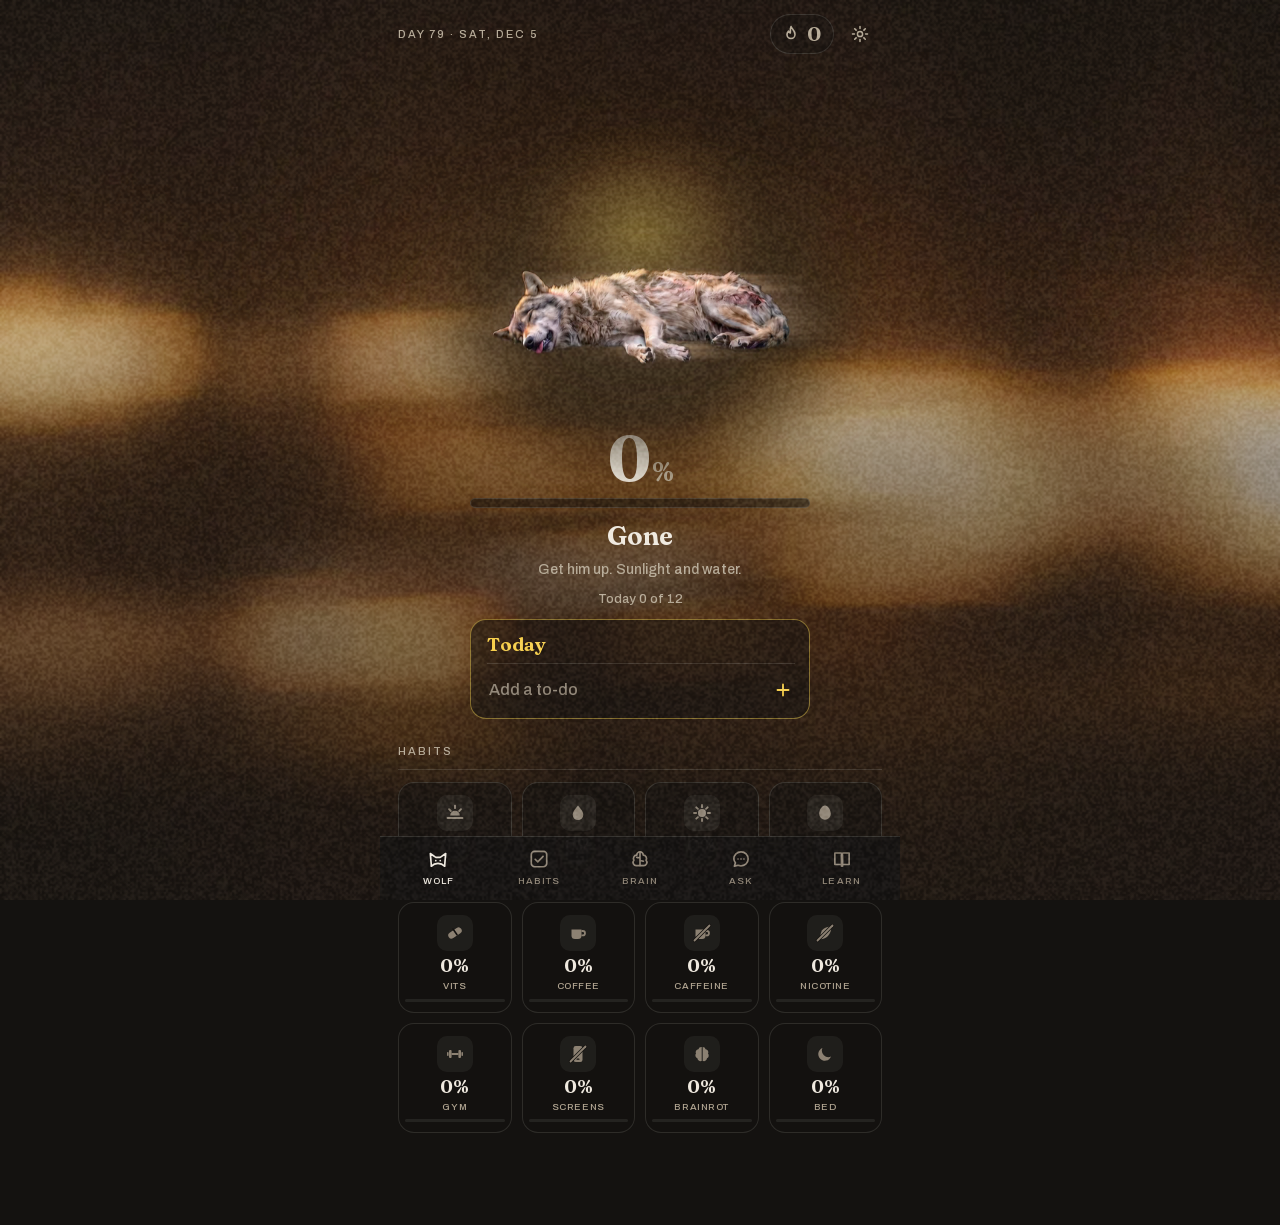
<file: index.html>
<!doctype html>
<html lang="en">
<head>
<meta charset="utf-8">
<meta name="viewport" content="width=device-width, initial-scale=1, viewport-fit=cover, user-scalable=no">
<title>Wolf</title>
<meta name="theme-color" content="#141210">
<meta name="apple-mobile-web-app-capable" content="yes">
<meta name="mobile-web-app-capable" content="yes">
<meta name="apple-mobile-web-app-status-bar-style" content="black-translucent">
<meta name="apple-mobile-web-app-title" content="Wolf">
<link rel="manifest" href="manifest.webmanifest">
<link rel="apple-touch-icon" href="img/icon-180.png">
<link rel="icon" href="img/icon-180.png">
<link rel="preload" href="fonts/fraunces-normal.woff2" as="font" type="font/woff2" crossorigin>
<link rel="preload" href="fonts/archivo-normal.woff2" as="font" type="font/woff2" crossorigin>
<link rel="stylesheet" href="styles.css?v=57">
</head>
<body>
<!--
THESIS: One wolf, one number, one streak. The home screen is the animal and how he is doing; everything else is one tap away. Refuses the dashboard and the wall of words.
OWN-WORLD: Warm brown plates with amber light smeared sideways, bone type, one golden accent, live film grain. Fraunces for the numbers, Archivo for everything else. Ten photographic stages of the same wolf.
STORY: He opens it, sees the wolf, ticks the day, checks in at night, gets a line back, keeps the streak.
FIRST VIEWPORT: 390 by 844. Streak top right in golden. The wolf fills the top half over the dark plate. Under it the percentage in Fraunces, a golden bar, the stage name, one line. Tab bar on the safe area.
FORM: Wolf / Habits / Brain / Ask (v4: Focus and Info folded into Ask, a chat that answers from the plan and his own days). The user dictated this structure screen by screen on 2026-09-16, which supersedes the v1 roll (seed 7358d6f0).
FINISH: unreviewed and undocumented is unfinished; this build ends with the finish review, the verdict, and DESIGN.md
-->
<canvas id="grain" aria-hidden="true"></canvas>
<div class="plate" id="plate" aria-hidden="true"></div>

<header class="top">
  <div class="top-left" id="topLeft"></div>
  <div class="top-right">
    <button class="streak" id="streakBtn" aria-label="Streak">
      <svg viewBox="0 0 20 20" fill="none" stroke="currentColor" stroke-width="1.6" stroke-linecap="round" stroke-linejoin="round" aria-hidden="true"><path d="M10 2.5c1 2.5 4 4 4 8a4 4 0 0 1-8 0c0-1.6.7-2.6 1.5-3.5.3 1.2 1 1.8 1.8 2 .2-2.4-.3-4.5.7-6.5z"/></svg>
      <span id="streakNum">0</span>
    </button>
    <button class="icon-btn" id="btnSettings" aria-label="Settings">
      <svg viewBox="0 0 20 20" fill="none" stroke="currentColor" stroke-width="1.5" stroke-linecap="round" stroke-linejoin="round" aria-hidden="true"><circle cx="10" cy="10" r="2.6"/><path d="M10 2.5v2M10 15.5v2M2.5 10h2M15.5 10h2M4.7 4.7l1.4 1.4M13.9 13.9l1.4 1.4M4.7 15.3l1.4-1.4M13.9 6.1l1.4-1.4"/></svg>
    </button>
  </div>
</header>

<main id="main">

  <!-- HOME -->
  <section class="view home" id="view-home">
    <div class="hero">
      <div class="stage-art" id="wolfArt"><video class="a" muted autoplay loop playsinline disablepictureinpicture></video><video class="b" muted autoplay loop playsinline disablepictureinpicture></video><span class="flick"></span><span class="flick b"></span></div>
    </div>
    <div class="score">
      <div class="pct"><span id="wolfPct">50</span><span class="pct-sign">%</span></div>
      <div class="bar"><i id="wolfBar" style="width:50%"></i></div>
      <p class="stage-name" id="wolfStage">Normal</p>
      <p class="stage-line" id="wolfLine"></p>
    </div>
    <button class="btn primary wide" id="btnTonight" hidden>Check in for tonight</button>
    <p class="mini" id="homeMini"></p>
    <div class="today" id="todayCard">
      <div class="today-head"><h2>Today</h2><button type="button" id="todaySay" aria-label="Read it out" hidden></button></div>
      <div id="todayList"></div>
      <form class="ti-add" id="todayAdd" autocomplete="off"><input id="todayInput" type="text" placeholder="Add a to-do" autocapitalize="sentences" enterkeyhint="done" aria-label="Add a to-do"><button type="submit" id="todayAddBtn" aria-label="Add"></button></form>
    </div>
    <button class="btn wide" id="btnTomorrow" hidden>Plan tomorrow</button>
    <div class="hgrid-wrap">
      <h2 class="h">Habits</h2>
      <div class="hgrid" id="hgrid"></div>
    </div>
  </section>

  <!-- HABITS -->
  <section class="view" id="view-habits" hidden>
    <div class="daynav">
      <button class="nav-btn" id="prevDay" aria-label="Previous day"><svg viewBox="0 0 20 20" fill="none" stroke="currentColor" stroke-width="1.6" stroke-linecap="round" stroke-linejoin="round"><path d="M12.5 4.5 7 10l5.5 5.5"/></svg></button>
      <div class="daylabel"><span class="daynum" id="hDay">Day 1</span><span class="daydate" id="hDate"></span></div>
      <button class="nav-btn" id="nextDay" aria-label="Next day"><svg viewBox="0 0 20 20" fill="none" stroke="currentColor" stroke-width="1.6" stroke-linecap="round" stroke-linejoin="round"><path d="M7.5 4.5 13 10l-5.5 5.5"/></svg></button>
    </div>
    <div class="daysum"><span id="hDone">0 of 11</span><div class="bar small"><i id="hBar" style="width:0%"></i></div>
      <button class="icon-btn small" id="btnCal" aria-label="Calendar"><svg viewBox="0 0 20 20" fill="none" stroke="currentColor" stroke-width="1.5" stroke-linecap="round" stroke-linejoin="round"><rect x="3" y="4.5" width="14" height="12.5" rx="2.5"/><path d="M3 8.5h14M7 3v3M13 3v3"/></svg></button>
    </div>
    <div class="habits" id="habitList"></div>
    <div class="checkin" id="checkinWrap">
      <button class="btn primary wide" id="btnCheckin">Done for tonight</button>
      <p class="mini" id="checkinNote"></p>
    </div>
  </section>

  <!-- BRAIN -->
  <section class="view home" id="view-brain" hidden>
    <div class="hero">
      <div class="stage-art" id="brainArt"><img class="a" alt=""><img class="b" alt="The brain"><span class="flick"></span><span class="flick b"></span></div>
    </div>
    <div class="score">
      <p class="stage-name" id="brainStage">Normal</p>
      <p class="stage-line" id="brainLine"></p>
    </div>
    <div class="minutes">
      <div class="min-row"><span class="min-big" id="brainAvg">–</span><span class="unit">min a day, 7-day average</span></div>
      <div class="trend" id="brainTrend"></div>
      <p class="mini">Enter each day's minutes on the Habits page. This is the average.</p>
    </div>
  </section>

  <!-- ASK -->
  <section class="view ask" id="view-ask" hidden>
    <div class="focus" id="focusCard"></div>
    <div class="chips" id="chips"></div>
    <div class="thread" id="thread"></div>
    <button class="btn ghost ask-empty" id="askEmpty" hidden>Add your Anthropic key in Settings</button>
    <form class="composer" id="composer" autocomplete="off">
      <input id="askInput" type="text" placeholder="Ask anything" autocomplete="off" autocapitalize="sentences" enterkeyhint="send" aria-label="Ask">
      <button type="submit" class="send" id="askSend" aria-label="Send"><svg viewBox="0 0 20 20" fill="none" stroke="currentColor" stroke-width="1.8" stroke-linecap="round" stroke-linejoin="round" aria-hidden="true"><path d="M10 16V4M4.5 9.5 10 4l5.5 5.5"/></svg></button>
    </form>
  </section>

  <!-- LEARN -->
  <section class="view learn" id="view-learn" hidden>
    <div class="chips" id="learnChips"></div>
    <div class="feed" id="feed"></div>
    <p class="mini learn-empty" id="learnEmpty" hidden>Add your GitHub token in Settings to load the cards.</p>
    <button class="btn ghost" id="feedMore" hidden>More</button>
    <div id="feedEnd" aria-hidden="true"></div>
  </section>

</main>

<nav class="tabs" aria-label="Sections">
  <button class="tab is-active" data-view="home" aria-current="page">
    <svg viewBox="0 0 20 20" fill="none" stroke="currentColor" stroke-width="1.5" stroke-linecap="round" stroke-linejoin="round" aria-hidden="true"><path d="M4 16.5L3 5l5 3.5h4L17 5l-1 11.5"/><path d="M4 16.5c1.5-1.5 4-2.5 6-2.5s4.5 1 6 2.5"/><path d="M8 11.5h.01M12 11.5h.01"/></svg><span>Wolf</span>
  </button>
  <button class="tab" data-view="habits">
    <svg viewBox="0 0 20 20" fill="none" stroke="currentColor" stroke-width="1.5" stroke-linecap="round" stroke-linejoin="round" aria-hidden="true"><rect x="3" y="3" width="14" height="14" rx="3"/><path d="M6.5 10.2l2.4 2.4 4.8-5"/></svg><span>Habits</span>
  </button>
  <button class="tab" data-view="brain">
    <svg viewBox="0 0 20 20" fill="none" stroke="currentColor" stroke-width="1.5" stroke-linecap="round" stroke-linejoin="round" aria-hidden="true"><path d="M10 3.5a3 3 0 0 0-3 3 3 3 0 0 0-2.5 4.5A3 3 0 0 0 7 16h6a3 3 0 0 0 2.5-5 3 3 0 0 0-2.5-4.5 3 3 0 0 0-3-3z"/><path d="M10 3.5v12.5M7 8.5c1 .5 2 .5 3 0M10 12c1-.5 2-.5 3 0"/></svg><span>Brain</span>
  </button>
  <button class="tab" data-view="ask">
    <svg viewBox="0 0 20 20" fill="none" stroke="currentColor" stroke-width="1.5" stroke-linecap="round" stroke-linejoin="round" aria-hidden="true"><path d="M3.5 10a6.5 6.5 0 0 1 6.5-6.5 6.5 6.5 0 0 1 6.5 6.5c0 3.6-2.9 6.2-6.5 6.2-.9 0-1.8-.2-2.6-.5L4 16.5l.9-3A6.4 6.4 0 0 1 3.5 10z"/><path d="M7.3 10h.01M10 10h.01M12.7 10h.01"/></svg><span>Ask</span>
  </button>
  <button class="tab" data-view="learn">
    <svg viewBox="0 0 20 20" fill="none" stroke="currentColor" stroke-width="1.5" stroke-linecap="round" stroke-linejoin="round" aria-hidden="true"><path d="M3.5 4.5h5a2 2 0 0 1 2 2v10a1.5 1.5 0 0 0-1.5-1.5H3.5z"/><path d="M16.5 4.5h-5a2 2 0 0 0-2 2v10a1.5 1.5 0 0 1 1.5-1.5h5.5z"/></svg>
    <span>Learn</span>
  </button>
</nav>

<!-- CALENDAR SHEET -->
<div class="scrim-layer" id="calScrim" hidden></div>
<section class="sheet cal-sheet" id="calSheet" hidden aria-label="Calendar">
  <div class="sheet-handle" aria-hidden="true"></div>
  <div class="cal-head"><h2 class="cal-title" id="calTitle"></h2><p class="mini" id="calSum"></p></div>
  <div class="cal-dow"><span>M</span><span>T</span><span>W</span><span>T</span><span>F</span><span>S</span><span>S</span></div>
  <div class="cal" id="calGrid"></div>
  <div class="cal-head" style="margin-top:22px"><h2 class="cal-title" id="calTitle2"></h2></div>
  <div class="cal-dow"><span>M</span><span>T</span><span>W</span><span>T</span><span>F</span><span>S</span><span>S</span></div>
  <div class="cal" id="calGrid2"></div>
  <button class="btn ghost" id="btnCalClose">Close</button>
</section>

<!-- NIGHT: message + streak -->
<section class="night" id="night" hidden aria-label="Tonight">
  <div class="night-inner">
    <div class="night-num"><span id="nightStreak">1</span></div>
    <p class="night-label" id="nightLabel">day streak</p>
    <div class="week" id="nightWeek"></div>
    <p class="night-msg" id="nightMsg"></p>
    <button class="btn wide night-plan" id="nightPlan">Plan tomorrow</button>
    <button class="btn dark wide" id="nightClose">Sleep well</button>
  </div>
</section>

<!-- MORNING: last night's voice note, read back -->
<section class="night" id="morning" hidden aria-label="Today">
  <div class="night-inner">
    <p class="night-label">Today</p>
    <ol class="morning-list" id="morningList"></ol>
    <button class="btn wide night-plan" id="morningPlay">Read it out</button>
    <button class="btn dark wide" id="morningClose">Got it</button>
  </div>
</section>

<!-- PLAN TOMORROW: voice note before bed -->
<div class="scrim-layer plan-scrim" id="planScrim" hidden></div>
<section class="sheet plan-sheet" id="planSheet" hidden aria-label="Tomorrow">
  <div class="sheet-handle" aria-hidden="true"></div>
  <h2 class="sheet-title" id="planTitle">Tomorrow</h2>
  <button type="button" class="mic" id="planMic" aria-label="Record"></button>
  <p class="sheet-status plan-status" id="planStatus">Tap and talk</p>
  <textarea class="plan-text" id="planText" rows="4" placeholder="Or tap the mic on your keyboard" autocapitalize="sentences" aria-label="What you need to do"></textarea>
  <ul class="plan-list" id="planList"></ul>
  <div class="sheet-row"><button class="btn primary" id="planSave">Save</button><button class="btn ghost" id="planClose">Close</button></div>
</section>

<!-- SETTINGS -->
<div class="scrim-layer" id="sheetScrim" hidden></div>
<section class="sheet" id="sheet" hidden aria-label="Settings">
  <div class="sheet-handle" aria-hidden="true"></div>
  <h2 class="sheet-title">Sync</h2>
  <p class="sheet-copy">Paste the GitHub token once. Your days then sync to your private repo so Claude can read them. It stays on this phone.</p>
  <label class="field wide"><span>GitHub token</span><input type="password" id="fToken" autocomplete="off" autocapitalize="off" spellcheck="false" placeholder="github_pat_..."></label>
  <div class="sheet-row">
    <button class="btn primary" id="btnSaveToken">Save token</button>
    <button class="btn" id="btnPull">Pull history</button>
  </div>
  <p class="sheet-status" id="syncStatus">Not connected</p>
  <hr class="rule">
  <h2 class="sheet-title">Ask</h2>
  <p class="sheet-copy">Paste an Anthropic API key once. Ask then answers from your plan and your days. It stays on this phone.</p>
  <label class="field wide"><span>Anthropic key</span><input type="password" id="fKey" autocomplete="off" autocapitalize="off" spellcheck="false" placeholder="sk-ant-..."></label>
  <div class="sheet-row">
    <button class="btn primary" id="btnSaveKey">Save key</button>
    <button class="btn" id="btnClearAsk">Clear today's chat</button>
  </div>
  <p class="sheet-status" id="askStatus">No key</p>
  <hr class="rule">
  <p class="sheet-copy small">Ticks save on this phone instantly and sync whenever there is signal. Version <span id="ver">2.0</span>.</p>
  <p class="dbg" id="dbg"></p>
  <div class="sheet-row"><button class="btn" id="btnSound" aria-pressed="true">Sounds on</button></div>
  <div class="sheet-row"><button class="btn" id="btnUpdate">Check for update</button><button class="btn ghost" id="btnClose">Close</button></div>
</section>

<script src="config.js?v=57"></script>
<script src="app.js?v=57"></script>
</body>
</html>
</file>
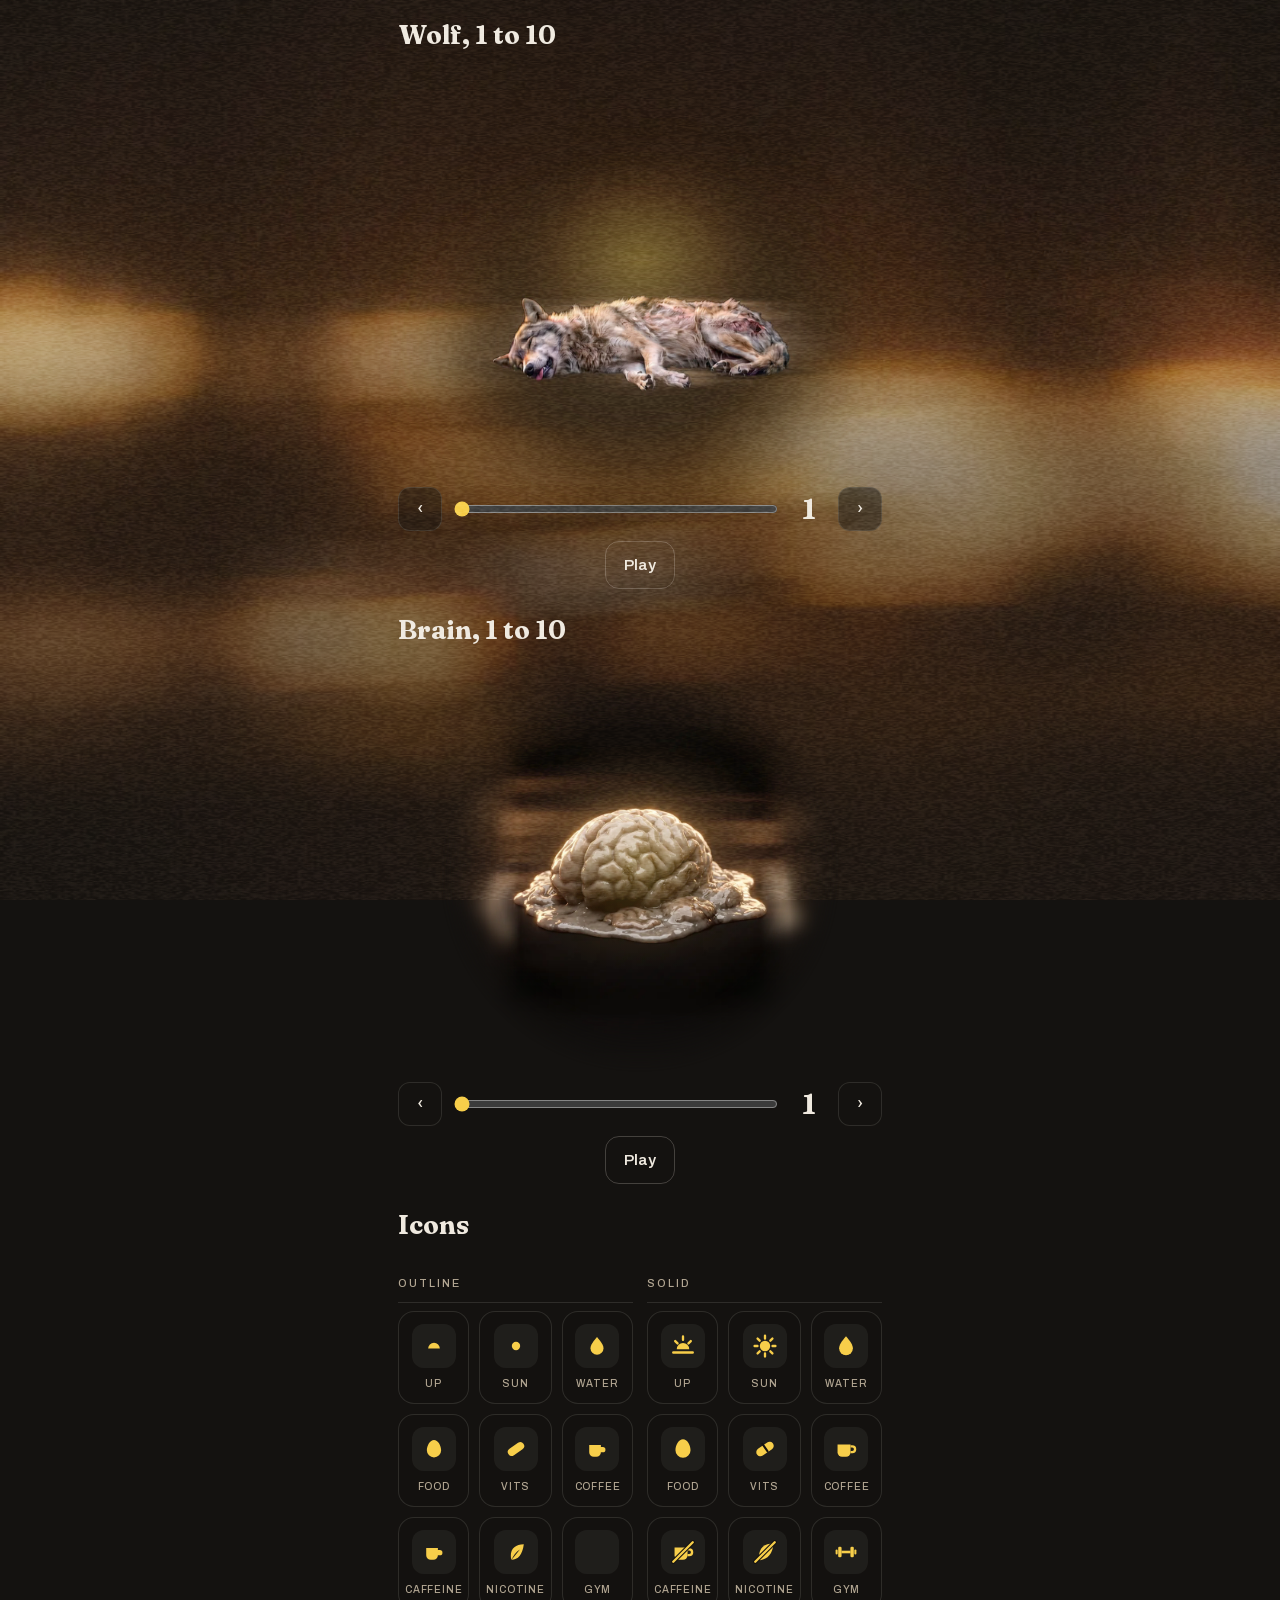
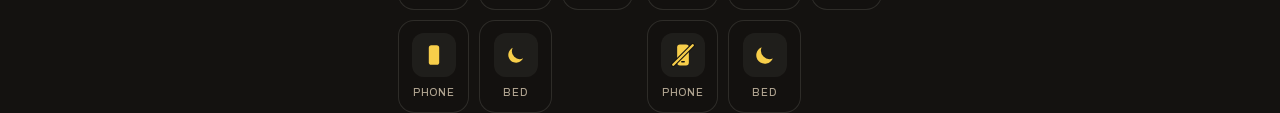
<file: preview.html>
<!doctype html>
<html lang="en"><head><meta charset="utf-8"><meta name="viewport" content="width=device-width,initial-scale=1,viewport-fit=cover">
<title>Wolf preview</title>
<link rel="stylesheet" href="styles.css?v=51">
<style>
  body{padding:0 0 60px}
  .pv{position:relative;z-index:1;max-width:520px;margin:0 auto;padding:calc(env(safe-area-inset-top,0px) + 16px) 18px 0;display:flex;flex-direction:column;gap:22px}
  .pv h1{font-family:var(--serif);font-weight:700;font-size:26px;font-variation-settings:"SOFT" 30,"WONK" 1}
  .pv .h{padding-top:8px}
  .stagebox{display:flex;flex-direction:column;align-items:center;gap:10px}
  .stagebox .hero{margin:0}
  .ctl{display:flex;align-items:center;gap:10px;width:100%}
  .ctl input[type=range]{flex:1;accent-color:var(--golden)}
  .ctl .n{font-family:var(--serif);font-weight:700;font-size:28px;min-width:2ch;text-align:center;font-variation-settings:"SOFT" 30,"WONK" 1}
  .ctl button{width:44px;height:44px;border-radius:12px;background:rgba(20,18,16,.5);border:1px solid var(--line);color:var(--bone);font-size:18px}
  .play{align-self:center}
  .icons{display:grid;grid-template-columns:repeat(4,1fr);gap:10px}
  .ico{display:flex;flex-direction:column;align-items:center;gap:8px;padding:12px 6px;border-radius:16px;background:rgba(20,18,16,.58);border:1px solid var(--line);color:var(--ash)}
  .ico .ic{width:44px;height:44px;border-radius:12px;display:grid;place-items:center;background:rgba(239,233,223,.06);color:var(--golden)}
  .ico .ic svg{width:26px;height:26px}
  .ico span{font-size:10px;letter-spacing:.08em;text-transform:uppercase}
  .row2{display:grid;grid-template-columns:1fr 1fr;gap:14px}
  .row2 .h{margin-bottom:8px}
</style></head><body>
<canvas id="grain" aria-hidden="true"></canvas>
<div class="plate" id="plate" style="background-image:url(img/bg/01.webp)"></div>
<div class="pv">
  <h1>Wolf, 1 to 10</h1>
  <div class="stagebox">
    <div class="hero"><div class="stage-art" id="wolfArt"><video class="a" id="wolfImg" muted autoplay loop playsinline disablepictureinpicture poster="img/wolf/01.webp?v=47" ></video><span class="flick"></span><span class="flick b"></span></div></div>
    <div class="ctl"><button id="wPrev">‹</button><input type="range" id="wRange" min="1" max="10" value="1"><span class="n" id="wN">1</span><button id="wNext">›</button></div>
    <button class="btn play" id="wPlay">Play</button>
  </div>

  <h1>Brain, 1 to 10</h1>
  <div class="stagebox">
    <div class="hero"><div class="stage-art" id="brainArt"><img class="a" id="brainImg" src="img/brain/01.webp" alt=""><span class="flick"></span><span class="flick b"></span></div></div>
    <div class="ctl"><button id="bPrev">‹</button><input type="range" id="bRange" min="1" max="10" value="1"><span class="n" id="bN">1</span><button id="bNext">›</button></div>
    <button class="btn play" id="bPlay">Play</button>
  </div>

  <h1>Icons</h1>
  <div class="row2">
    <div><h2 class="h">Outline</h2><div class="icons" id="outline" style="grid-template-columns:repeat(3,1fr)"></div></div>
    <div><h2 class="h">Solid</h2><div class="icons" id="solid" style="grid-template-columns:repeat(3,1fr)"></div></div>
  </div>
</div>
<script>
const O = {
  sunrise:'<path d="M3 15h14M5.5 12a4.5 4.5 0 0 1 9 0M10 3v3M4.2 6.2l1.4 1.4M15.8 6.2l-1.4 1.4"/>',
  sun:'<circle cx="10" cy="10" r="3.2"/><path d="M10 2.5v2M10 15.5v2M2.5 10h2M15.5 10h2M4.7 4.7l1.4 1.4M13.9 13.9l1.4 1.4M4.7 15.3l1.4-1.4M13.9 6.1l1.4-1.4"/>',
  drop:'<path d="M10 3c3 3.6 5 6.2 5 8.7a5 5 0 0 1-10 0C5 9.2 7 6.6 10 3z"/>',
  egg:'<path d="M10 3c3 0 5.5 4.2 5.5 8a5.5 5.5 0 0 1-11 0C4.5 7.2 7 3 10 3z"/>',
  pill:'<rect x="3" y="7" width="14" height="6" rx="3" transform="rotate(-35 10 10)"/><path d="M8.2 6.2l3.6 5.2"/>',
  cup:'<path d="M4 7h9v5.5a3.5 3.5 0 0 1-3.5 3.5h-2A3.5 3.5 0 0 1 4 12.5V7zM13 8.5h1.5a2 2 0 0 1 0 4H13"/>',
  cupoff:'<path d="M4 7h9v5.5a3.5 3.5 0 0 1-3.5 3.5h-2A3.5 3.5 0 0 1 4 12.5V7zM13 8.5h1.5a2 2 0 0 1 0 4H13M3 17L17 3"/>',
  leafoff:'<path d="M16 4c-6 0-10 3-10 9 0 1 .2 2 .6 3C11.5 16 15 12 16 4zM6.6 16C8 12.5 10 10 13 8M3 17L17 3"/>',
  dumbbell:'<path d="M6.5 10h7M3 8v4M17 8v4M5 6.5v7M15 6.5v7"/>',
  phoneoff:'<rect x="6" y="2.5" width="8" height="15" rx="2"/><path d="M9 15h2M3 17L17 3"/>',
  moon:'<path d="M15.5 12.5A6 6 0 0 1 7.5 4.5a6 6 0 1 0 8 8z"/>'
};
const S = {
  sunrise:'<path d="M5.2 12.5a4.8 4.8 0 0 1 9.6 0z"/><path d="M2.5 15h15" stroke="currentColor" stroke-width="1.8" stroke-linecap="round" fill="none"/><path d="M10 2.6v2.6M4 6.2l1.8 1.8M16 6.2l-1.8 1.8" stroke="currentColor" stroke-width="1.8" stroke-linecap="round" fill="none"/>',
  sun:'<circle cx="10" cy="10" r="4"/><path d="M10 2v2.2M10 15.8V18M2 10h2.2M15.8 10H18M4.3 4.3l1.6 1.6M14.1 14.1l1.6 1.6M4.3 15.7l1.6-1.6M14.1 5.9l1.6-1.6" stroke="currentColor" stroke-width="1.8" stroke-linecap="round" fill="none"/>',
  drop:'<path d="M10 2.5c3.2 3.8 5.3 6.6 5.3 9.3a5.3 5.3 0 0 1-10.6 0C4.7 9.1 6.8 6.3 10 2.5z"/>',
  egg:'<path d="M10 2.5c3.2 0 5.8 4.5 5.8 8.4a5.8 5.8 0 0 1-11.6 0C4.2 7 6.8 2.5 10 2.5z"/>',
  pill:'<rect x="2.5" y="6.8" width="15" height="6.4" rx="3.2" transform="rotate(-35 10 10)"/><path d="M8 6l4 5.8" stroke="#141210" stroke-width="1.6" stroke-linecap="round"/>',
  cup:'<path d="M3.5 6.5h10v6a3.5 3.5 0 0 1-3.5 3.5H7a3.5 3.5 0 0 1-3.5-3.5v-6z"/><path d="M13.5 8h1.3a2.2 2.2 0 0 1 0 4.4h-1.3" stroke="currentColor" stroke-width="1.8" fill="none"/>',
  cupoff:'<path d="M3.5 6.5h10v6a3.5 3.5 0 0 1-3.5 3.5H7a3.5 3.5 0 0 1-3.5-3.5v-6z"/><path d="M13.5 8h1.3a2.2 2.2 0 0 1 0 4.4h-1.3" stroke="currentColor" stroke-width="1.8" fill="none"/><path d="M2.5 17.5l15-15" stroke="#141210" stroke-width="3.4" stroke-linecap="round"/><path d="M2.5 17.5l15-15" stroke="currentColor" stroke-width="1.8" stroke-linecap="round"/>',
  leafoff:'<path d="M16.5 3.5c-7 0-11 3.5-11 9.5 0 1.3.3 2.4.8 3.3C12 15.5 16 11.5 16.5 3.5z"/><path d="M2.5 17.5l15-15" stroke="#141210" stroke-width="3.4" stroke-linecap="round"/><path d="M2.5 17.5l15-15" stroke="currentColor" stroke-width="1.8" stroke-linecap="round"/>',
  dumbbell:'<rect x="6.5" y="9" width="7" height="2"/><rect x="4" y="6" width="2.6" height="8" rx="1"/><rect x="13.4" y="6" width="2.6" height="8" rx="1"/><rect x="2" y="8" width="1.6" height="4" rx=".8"/><rect x="16.4" y="8" width="1.6" height="4" rx=".8"/>',
  phoneoff:'<rect x="5.5" y="2" width="9" height="16" rx="2.2"/><rect x="8.5" y="14.6" width="3" height="1.2" rx=".6" fill="#141210"/><path d="M2.5 17.5l15-15" stroke="#141210" stroke-width="3.4" stroke-linecap="round"/><path d="M2.5 17.5l15-15" stroke="currentColor" stroke-width="1.8" stroke-linecap="round"/>',
  moon:'<path d="M16 12.6A6.6 6.6 0 0 1 7.4 4a6.6 6.6 0 1 0 8.6 8.6z"/>'
};
const names={sunrise:'Up',sun:'Sun',drop:'Water',egg:'Food',pill:'Vits',cup:'Coffee',cupoff:'Caffeine',leafoff:'Nicotine',dumbbell:'Gym',phoneoff:'Phone',moon:'Bed'};
const o=document.getElementById('outline'), s=document.getElementById('solid');
for (const k in O){
  o.insertAdjacentHTML('beforeend',`<div class="ico"><span class="ic"><svg viewBox="0 0 20 20" fill="none" stroke="currentColor" stroke-width="1.5" stroke-linecap="round" stroke-linejoin="round">${O[k]}</svg></span><span>${names[k]}</span></div>`);
  s.insertAdjacentHTML('beforeend',`<div class="ico"><span class="ic"><svg viewBox="0 0 20 20" fill="currentColor">${S[k]}</svg></span><span>${names[k]}</span></div>`);
}
function wire(kind,img,range,n,prev,next,play){
  const set=v=>{v=Math.min(10,Math.max(1,v));range.value=v;n.textContent=v;if(img.tagName==='VIDEO'){img.poster=`img/${kind}/${String(v).padStart(2,'0')}.webp`;img.src=`img/${kind}/${String(v).padStart(2,'0')}.${EXT}?v=12`;img.play().catch(()=>{});}else{img.src=`img/${kind}/${String(v).padStart(2,'0')}.webp?v=47`;}};
  range.oninput=()=>set(+range.value); prev.onclick=()=>set(+range.value-1); next.onclick=()=>set(+range.value+1);
  let t=null; play.onclick=()=>{ if(t){clearInterval(t);t=null;play.textContent='Play';return;} let v=1,dir=1; set(1); play.textContent='Stop'; t=setInterval(()=>{v+=dir; if(v>=10||v<=1) dir=-dir; set(v);},kind==='wolf'?2500:450); };
  for (let i=1;i<=10;i++){ new Image().src=`img/${kind}/${String(i).padStart(2,'0')}.webp?v=47`; }
}
const EXT=/Apple/.test(navigator.vendor)?'mp4':'webm';
wire('wolf',document.getElementById('wolfImg'),wRange,wN,wPrev,wNext,wPlay); (function(){const v=document.getElementById('wolfImg');v.src=`img/wolf/01.${EXT}?v=12`;const kick=()=>{v.muted=true;v.play().catch(()=>{});};kick();document.addEventListener('visibilitychange',kick);document.addEventListener('pointerdown',kick);})(); wire('brain',brainImg,bRange,bN,bPrev,bNext,bPlay);
(function grain(){const cv=document.getElementById('grain');const c=cv.getContext('2d');const w=400,h=800;cv.width=w;cv.height=h;const f=[];for(let k=0;k<4;k++){const id=c.createImageData(w,h);const d=id.data;for(let i=0;i<d.length;i+=4){const v=96+(Math.random()*128)|0;d[i]=d[i+1]=d[i+2]=v;d[i+3]=255;}f.push(id);}let i=0;setInterval(()=>{c.putImageData(f[i],0,0);i=(i+1)%4;},125);})();
</script></body></html>
</file>
<file: styles.css>
/* Wolf v2. Brown plates, bone type, one golden accent, live grain. */

@font-face{font-family:"Fraunces";src:url("fonts/fraunces-normal.woff2") format("woff2");font-weight:300 900;font-style:normal;font-display:swap}
@font-face{font-family:"Archivo";src:url("fonts/archivo-normal.woff2") format("woff2");font-weight:100 900;font-stretch:62% 125%;font-style:normal;font-display:swap}

:root{
  --ground:#141210;
  --brown:#2A1F16;
  --brown-2:#3A2A1C;
  --bone:#EFE9DF;
  --ash:#B3A793;
  --ash-2:#8C8172;
  --golden:#F7CE4A;
  --line:rgba(239,233,223,.12);
  --line-2:rgba(239,233,223,.22);
  --sans:"Archivo",-apple-system,BlinkMacSystemFont,"Helvetica Neue",sans-serif;
  --serif:"Fraunces",Georgia,serif;
  --ease:cubic-bezier(.16,1,.3,1);
  --sat:env(safe-area-inset-top,0px);
  --sab:env(safe-area-inset-bottom,0px);
  --sab-eff:var(--sab);   /* set to 0 by app.js when iOS already reserves the bottom strip */
  --tabs-h:64px;
  color-scheme:dark;
}
*{box-sizing:border-box;-webkit-tap-highlight-color:transparent}
[hidden]{display:none!important}
html,body{height:100%}
body{
  margin:0;background:var(--ground);color:var(--bone);
  font-family:var(--sans);font-weight:500;font-size:15px;line-height:1.5;
  -webkit-font-smoothing:antialiased;overscroll-behavior-y:none;-webkit-user-select:none;user-select:none;
}
input{-webkit-user-select:text;user-select:text}
button{font:inherit;color:inherit;background:none;border:0;padding:0;cursor:pointer}
h1,h2,p{margin:0}
:focus-visible{outline:2px solid var(--golden);outline-offset:2px}

#grain{position:fixed;inset:0;width:100%;height:100%;pointer-events:none;z-index:80;mix-blend-mode:soft-light;opacity:.38}
.plate{
  position:fixed;inset:0;z-index:0;pointer-events:none;
  background:var(--ground) center/cover no-repeat;
  transition:opacity .5s var(--ease);
}
.plate::after{content:"";position:absolute;inset:0;background:linear-gradient(to bottom,rgba(20,18,16,.55),rgba(20,18,16,.15) 32%,rgba(20,18,16,.46) 52%,rgba(20,18,16,.74) 100%)}
.plate.dim::after{background:rgba(20,18,16,.74)}

/* ---------- top ---------- */
.top{
  position:relative;z-index:20;display:flex;align-items:center;justify-content:space-between;gap:12px;
  padding:calc(var(--sat) + 12px) 18px 8px;min-height:64px;
}
.top-left{font-size:11px;font-weight:500;letter-spacing:.18em;text-transform:uppercase;color:var(--ash)}
.top-right{display:flex;align-items:center;gap:4px}
.streak{
  display:flex;align-items:center;gap:6px;min-height:40px;padding:0 12px 0 10px;border-radius:20px;
  color:var(--golden);font-family:var(--serif);font-weight:700;font-size:20px;letter-spacing:-.01em;
  font-variation-settings:"SOFT" 30,"WONK" 1;font-variant-numeric:tabular-nums;
  background:rgba(20,18,16,.45);border:1px solid rgba(247,206,74,.25);
}
.streak svg{width:20px;height:20px}
.streak.zero{color:var(--ash);border-color:var(--line)}
.streak.risk{animation:risk 1.6s ease-in-out infinite}
@keyframes risk{50%{border-color:rgba(247,206,74,.7);box-shadow:0 0 0 4px rgba(247,206,74,.10)}}
.icon-btn{width:44px;height:44px;display:grid;place-items:center;color:var(--ash);border-radius:12px}
.icon-btn svg{width:20px;height:20px}

/* ---------- views ---------- */
main{position:relative;z-index:1;padding:0 18px calc(var(--tabs-h) + var(--sab-eff) + 28px);overflow-x:clip}
.view{display:flex;flex-direction:column;gap:18px;animation:rise .28s var(--ease);min-height:calc(100dvh - 56px)}
@keyframes rise{from{opacity:.001;transform:translateY(6px)}}
.view.home{align-items:center;text-align:center;gap:10px}

.hero{width:min(100%,400px);aspect-ratio:1;position:relative;margin:-14px 0 -34px}
.stage-art{position:absolute;inset:0}
.stage-art img,.stage-art video{
  position:absolute;inset:0;width:100%;height:100%;object-fit:cover;display:block;
  filter:drop-shadow(0 0 30px rgba(247,206,74,.16));
}
#brainArt img,#brainArt video{
  -webkit-mask-image:radial-gradient(ellipse 50% 50% at 50% 50%,#000 72%,transparent 100%);
  mask-image:radial-gradient(ellipse 50% 50% at 50% 50%,#000 72%,transparent 100%);
}
.stage-art .a{opacity:1}
.stage-art .b{opacity:0;transition:opacity .7s var(--ease)}
.stage-art.swap .b{opacity:1}

.score{display:flex;flex-direction:column;align-items:center;gap:8px;width:min(100%,340px)}
.pct{font-family:var(--serif);font-weight:700;font-size:64px;line-height:1;letter-spacing:-.03em;font-variation-settings:"SOFT" 30,"WONK" 1;font-variant-numeric:tabular-nums}
.pct-sign{font-size:26px;margin-left:2px;color:var(--ash)}
.bar{width:100%;height:10px;border-radius:5px;background:rgba(20,18,16,.6);border:1px solid var(--line);overflow:hidden}
.bar i{display:block;height:100%;background:var(--golden);border-radius:5px;transition:width .7s var(--ease)}
.bar.small{height:6px;border-radius:3px}
.stage-name{font-family:var(--serif);font-weight:650;font-size:26px;line-height:1.1;margin-top:6px;font-variation-settings:"SOFT" 30,"WONK" 1}
.stage-line{font-size:14px;color:var(--ash);max-width:30ch}
.mini{font-size:13px;color:var(--ash);max-width:34ch}

.btn{
  min-height:48px;padding:0 18px;border-radius:14px;border:1px solid var(--line-2);color:var(--bone);font-size:15px;font-weight:600;
  display:inline-flex;align-items:center;justify-content:center;
}
.btn:active{background:rgba(20,18,16,.4)}
.btn.primary{background:var(--golden);border-color:var(--golden);color:#1A1204}
.btn.dark{background:var(--ground);border-color:var(--ground);color:var(--bone)}
.btn.wide{width:min(100%,340px)}
.btn.ghost{border-color:transparent;color:var(--ash);align-self:flex-start;padding:0 4px}

/* ---------- habits ---------- */
.daynav{display:flex;align-items:center;justify-content:space-between;gap:8px}
.nav-btn{width:44px;height:44px;display:grid;place-items:center;border-radius:12px;color:var(--bone);background:rgba(20,18,16,.45);border:1px solid var(--line)}
.nav-btn svg{width:22px;height:22px}
.nav-btn:disabled{opacity:.3}
.daylabel{display:flex;flex-direction:column;align-items:center;gap:2px}
.daynum{font-family:var(--serif);font-weight:700;font-size:30px;line-height:1;letter-spacing:-.02em;font-variation-settings:"SOFT" 30,"WONK" 1}
.daydate{font-size:11px;letter-spacing:.18em;text-transform:uppercase;color:var(--ash)}
.daysum{display:flex;align-items:center;gap:12px;font-size:12px;letter-spacing:.14em;text-transform:uppercase;color:var(--ash);white-space:nowrap}
.daysum .bar{flex:1}

.habits{display:flex;flex-direction:column;gap:6px}
.habit{
  background:rgba(20,18,16,.58);border:1px solid var(--line);border-radius:16px;overflow:hidden;
  transition:border-color .16s;
}
.habit.done{border-color:rgba(247,206,74,.35)}
.habit-head{display:flex;align-items:stretch}
.habit-row{flex:1;display:flex;align-items:center;gap:12px;min-height:60px;padding:8px 6px 8px 12px;text-align:left;min-width:0}
.h-icon{flex:0 0 36px;height:36px;border-radius:10px;display:grid;place-items:center;color:var(--ash);background:rgba(239,233,223,.06)}
.h-icon svg{width:20px;height:20px}
.habit.done .h-icon{color:var(--golden)}
.h-text{flex:1;min-width:0;display:flex;flex-direction:column;gap:1px}
.h-label{font-size:16px;line-height:1.3;color:var(--bone)}
.habit.done .h-label{color:var(--ash)}
.h-time{font-size:12px;color:var(--ash);font-variant-numeric:tabular-nums}
.h-box{flex:0 0 28px;height:28px;border-radius:9px;border:1.5px solid var(--line-2);display:grid;place-items:center;transition:.16s}
.h-box svg{width:16px;height:16px;opacity:0;transform:scale(.5);transition:.16s var(--ease);color:#1A1204}
.habit.done .h-box{background:var(--golden);border-color:var(--golden)}
.habit.done .h-box svg{opacity:1;transform:scale(1)}
.h-more{flex:0 0 40px;display:grid;place-items:center;color:var(--ash-2)}
.h-more svg{width:16px;height:16px;transition:transform .2s var(--ease)}
.habit.open .h-more svg{transform:rotate(180deg)}
.h-detail{display:none;padding:0 14px 14px 60px;flex-direction:column;gap:10px;font-size:13.5px;color:var(--ash);line-height:1.45}
.habit.open .h-detail{display:flex}
.h-detail input[type="time"]{
  width:130px;min-height:40px;padding:6px 10px;border-radius:10px;border:1px solid var(--line);
  background:rgba(239,233,223,.06);color:var(--bone);font:inherit;font-size:16px;font-variant-numeric:tabular-nums;appearance:none;-webkit-appearance:none;
}
input[type="time"]::-webkit-calendar-picker-indicator{filter:invert(.8);opacity:.5}
input[type="number"]::-webkit-inner-spin-button{-webkit-appearance:none}

.checkin{display:flex;flex-direction:column;align-items:center;gap:8px;padding-top:6px;text-align:center}
.checkin.done .btn{background:transparent;color:var(--ash);border-color:var(--line)}

/* ---------- brain ---------- */
.minutes{width:min(100%,340px);display:flex;flex-direction:column;gap:12px;text-align:left}
.field{display:flex;flex-direction:column;gap:6px;min-width:0}
.field.wide{grid-column:1/-1}
.field>span{font-size:11px;font-weight:500;letter-spacing:.18em;text-transform:uppercase;color:var(--ash)}
.field input{
  width:100%;min-height:44px;padding:10px 12px;background:rgba(239,233,223,.06);border:1px solid var(--line);border-radius:10px;
  color:var(--bone);font:inherit;font-size:16px;font-variant-numeric:tabular-nums;appearance:none;-webkit-appearance:none;
}
.field input::placeholder{color:var(--ash);opacity:1}
.min-row{display:flex;align-items:center;gap:10px}
.min-row input{
  font-family:var(--serif);font-weight:700;font-size:44px;line-height:1;font-variation-settings:"SOFT" 30,"WONK" 1;color:var(--golden);
  background:transparent;border:0;border-bottom:1px solid var(--line-2);border-radius:0;padding:6px 0;min-height:0;width:140px;
}
.min-row input::placeholder{color:var(--ash);opacity:1}
.unit{font-size:12px;letter-spacing:.14em;text-transform:uppercase;color:var(--ash)}
.trend{display:grid;grid-template-columns:repeat(3,1fr);gap:10px}
.trend .t{display:flex;flex-direction:column;gap:2px;padding-top:8px;border-top:1px solid var(--line)}
.trend .t b{font-weight:500;font-size:20px;font-variant-numeric:tabular-nums}
.trend .t span{font-size:11px;letter-spacing:.14em;text-transform:uppercase;color:var(--ash)}

/* ---------- calendar ---------- */
.cal-head{display:flex;flex-direction:column;align-items:flex-start;gap:2px}
.cal-title{font-family:var(--serif);font-weight:650;font-size:22px;font-variation-settings:"SOFT" 30,"WONK" 1}
.cal-dow{display:grid;grid-template-columns:repeat(7,1fr);gap:6px;font-size:10px;letter-spacing:.14em;text-transform:uppercase;color:var(--ash-2);text-align:center;margin-top:8px}
.cal{display:grid;grid-template-columns:repeat(7,1fr);gap:6px;margin-top:4px}
.cd{
  aspect-ratio:1;border-radius:10px;background:rgba(20,18,16,.55);border:1px solid var(--line);position:relative;overflow:hidden;
  display:flex;align-items:flex-end;justify-content:flex-start;padding:5px 6px;font-size:11px;color:var(--ash);font-variant-numeric:tabular-nums;
}
.cd.empty{background:transparent;border-color:transparent}
.cd.future{opacity:.45}
.cd i{position:absolute;left:0;right:0;bottom:0;background:var(--golden);opacity:.85}
.cd.in::after{content:"";position:absolute;right:6px;top:6px;width:6px;height:6px;border-radius:50%;background:var(--bone)}
.cd.frz::after{content:"";position:absolute;right:5px;top:5px;width:6px;height:6px;border-radius:50%;border:1.5px solid var(--bone)}
.cd.today{border-color:var(--bone)}
.cd b{position:relative;z-index:1;font-weight:500}
.cd.hi b{color:#1A1204;font-weight:600}

/* ---------- tabs ---------- */
.tabs{
  position:fixed;left:0;right:0;bottom:0;z-index:30;height:calc(var(--tabs-h) + var(--sab-eff));padding:0 8px var(--sab-eff);
  display:grid;grid-template-columns:repeat(5,1fr);background:rgba(20,18,16,.94);border-top:1px solid var(--line);
  -webkit-backdrop-filter:blur(14px);backdrop-filter:blur(14px);
}
.tab{display:flex;flex-direction:column;align-items:center;justify-content:center;gap:4px;color:var(--ash-2);font-size:9.5px;letter-spacing:.12em;text-transform:uppercase}
.tab svg{width:22px;height:22px}
.tab.is-active{color:var(--bone)}

/* ---------- night screen ---------- */
.night{
  position:fixed;inset:0;z-index:70;display:flex;align-items:center;justify-content:center;
  background:#C98A2B url("img/bg/03.webp") center/cover no-repeat;color:#1A1204;text-align:center;
  animation:burst .5s var(--ease);
}
@keyframes burst{from{opacity:.001;transform:scale(1.04)}}
.night-inner{display:flex;flex-direction:column;align-items:center;gap:10px;padding:32px 28px;max-width:360px;border-radius:28px;background:rgba(247,206,74,.22)}
.night-num{font-family:var(--serif);font-weight:800;font-size:120px;line-height:.95;letter-spacing:-.04em;font-variation-settings:"SOFT" 30,"WONK" 1;font-variant-numeric:tabular-nums}
.night-label{font-size:14px;letter-spacing:.18em;text-transform:uppercase;color:#1A1204}
.week{display:grid;grid-template-columns:repeat(7,1fr);gap:8px;margin:10px 0 6px;width:100%}
.week .d{display:flex;flex-direction:column;align-items:center;gap:6px;font-size:10px;letter-spacing:.12em;color:#1A1204}
.week .dot{width:30px;height:30px;border-radius:50%;border:1.5px solid rgba(26,18,4,.35);display:grid;place-items:center}
.week .dot.on{background:#1A1204;border-color:#1A1204;color:var(--golden)}
.week .dot svg{width:14px;height:14px}
.night-msg{font-family:var(--serif);font-weight:600;font-size:22px;line-height:1.25;margin:8px 0 12px;font-variation-settings:"SOFT" 30,"WONK" 1;max-width:26ch}

/* ---------- sheet ---------- */
.scrim-layer{position:fixed;inset:0;z-index:60;background:rgba(12,10,9,.62)}
.sheet{
  position:fixed;left:0;right:0;bottom:0;z-index:61;background:#1B1815;border-radius:20px 20px 0 0;
  padding:10px 20px calc(var(--sab-eff) + 20px);display:flex;flex-direction:column;gap:14px;animation:up .22s var(--ease);max-height:88dvh;overflow:auto;
}
@keyframes up{from{transform:translateY(24px);opacity:.001}}
.sheet-handle{width:36px;height:4px;border-radius:2px;background:var(--line-2);margin:0 auto 6px}
.sheet-title{font-family:var(--serif);font-weight:650;font-size:22px;font-variation-settings:"SOFT" 30,"WONK" 1}
.sheet-copy{font-size:14px;color:var(--ash);max-width:36ch}
.sheet-copy.small{font-size:13px}
.sheet-copy strong{color:var(--bone);font-weight:500}
.sheet-row{display:flex;gap:10px}
.sheet-status{font-size:13px;color:var(--ash);font-variant-numeric:tabular-nums}
.dbg{font-family:"Archivo",monospace;font-size:11px;color:var(--ash-2);letter-spacing:.04em}
.rule{border:0;border-top:1px solid var(--line);margin:4px 0}

@media (prefers-reduced-motion:reduce){*,*::before,*::after{animation-duration:.01ms!important;transition-duration:.01ms!important}}
@media (min-width:600px){main,.top{max-width:520px;margin-left:auto;margin-right:auto}.tabs{max-width:520px;margin:0 auto}}

/* ---------- home habit grid ---------- */
.hgrid-wrap{width:100%;display:flex;flex-direction:column;gap:12px;text-align:left;padding-top:14px}
.h{font-size:11px;font-weight:500;letter-spacing:.18em;text-transform:uppercase;color:var(--ash);padding-bottom:10px;border-bottom:1px solid var(--line)}
.hgrid{display:grid;grid-template-columns:repeat(4,1fr);gap:10px}
.hg{
  display:flex;flex-direction:column;align-items:center;gap:6px;padding:12px 6px 10px;border-radius:16px;
  background:rgba(20,18,16,.58);border:1px solid var(--line);color:var(--ash);
}
.hg .ic{width:36px;height:36px;border-radius:10px;display:grid;place-items:center;background:rgba(239,233,223,.06)}
.hg .ic svg{width:20px;height:20px}
.hg.good .ic{color:var(--golden)}
.hg.bad .ic{color:var(--ash-2)}
.hg b{font-family:var(--serif);font-weight:700;font-size:18px;line-height:1;color:var(--bone);font-variant-numeric:tabular-nums;font-variation-settings:"SOFT" 30,"WONK" 1}
.hg span{font-size:9.5px;letter-spacing:.06em;text-transform:uppercase;text-align:center;line-height:1.2;max-width:100%;overflow:hidden;text-overflow:ellipsis;white-space:nowrap}
.hg .mbar{width:100%;height:3px;border-radius:2px;background:rgba(239,233,223,.08);overflow:hidden}
.hg .mbar i{display:block;height:100%;background:var(--golden)}

/* ---------- v2.1 ---------- */
.icon-btn.small{width:40px;height:40px;flex:0 0 40px}
.h-icon svg,.hg .ic svg,.ico .ic svg{fill:currentColor;stroke:none}
.h-min{width:74px;min-height:36px;padding:4px 8px;border-radius:9px;border:1px solid var(--line);background:rgba(239,233,223,.06);color:var(--bone);font:inherit;font-size:15px;font-variant-numeric:tabular-nums;text-align:center;appearance:none;-webkit-appearance:none}
.h-min::placeholder{color:var(--ash)}
.min-big{font-family:var(--serif);font-weight:700;font-size:44px;line-height:1;color:var(--golden);font-variation-settings:"SOFT" 30,"WONK" 1;font-variant-numeric:tabular-nums}
.trend{grid-template-columns:repeat(7,1fr);gap:6px}
.trend .t b{font-size:15px}
.trend .t span{font-size:9px;letter-spacing:.08em}
.cal-sheet{max-height:92dvh}
.blocks{display:flex;flex-direction:column;gap:8px}
.block{background:rgba(20,18,16,.58);border:1px solid var(--line);border-radius:16px;padding:16px 16px 14px;display:flex;flex-direction:column;gap:10px}
.block.now{border-color:rgba(247,206,74,.45)}
.block h2{font-family:var(--serif);font-weight:650;font-size:21px;line-height:1.1;font-variation-settings:"SOFT" 30,"WONK" 1}
.block.now h2{color:var(--golden)}
.block ul{margin:0;padding:0;list-style:none;display:flex;flex-direction:column;gap:8px}
.block li{position:relative;padding-left:14px;font-size:14.5px;line-height:1.45;color:var(--ash)}
.block.now li{color:var(--bone)}
.block li::before{content:"";position:absolute;left:0;top:.68em;width:6px;height:1px;background:var(--line-2)}

/* ---------- life ---------- */
#wolfArt{transform-origin:50% 62%}
#wolfArt img,#wolfArt video{transform:scale(1.34);transform-origin:50% 55%}
#brainArt{animation:float 5.6s ease-in-out infinite;transform-origin:50% 50%}
#brainArt img,#brainArt video{animation:pulse-glow 5.6s ease-in-out infinite}
@keyframes breathe{0%,100%{transform:scale(1) translateY(0)}45%{transform:scale(1.022) translateY(-2px)}60%{transform:scale(1.018) translateY(-1px)}}
@keyframes float{0%,100%{transform:translateY(0) scale(1)}50%{transform:translateY(-5px) scale(1.012)}}
@keyframes pulse-glow{0%,100%{filter:drop-shadow(0 0 30px rgba(247,206,74,.16)) brightness(1)}50%{filter:drop-shadow(0 0 40px rgba(247,206,74,.30)) brightness(1.04)}}
@media (prefers-reduced-motion:reduce){#wolfArt,#brainArt,#brainArt img{animation:none}}

/* ---------- flickering bloom ---------- */
.flick{position:absolute;inset:0;pointer-events:none;mix-blend-mode:screen;
  background:radial-gradient(ellipse 48% 40% at 50% 46%,rgba(247,206,74,.34),rgba(216,128,43,.12) 45%,transparent 72%);
  animation:flick 7.3s linear infinite;
  -webkit-mask-image:radial-gradient(ellipse 50% 50% at 50% 50%,#000 40%,transparent 80%);mask-image:radial-gradient(ellipse 50% 50% at 50% 50%,#000 40%,transparent 80%);}
.flick.b{animation-duration:11.1s;animation-delay:-3s;background:radial-gradient(ellipse 60% 30% at 40% 60%,rgba(247,206,74,.22),transparent 70%)}
@keyframes flick{0%{opacity:.55}7%{opacity:.9}11%{opacity:.5}19%{opacity:.75}26%{opacity:.35}33%{opacity:.8}41%{opacity:.6}47%{opacity:1}53%{opacity:.45}62%{opacity:.7}70%{opacity:.4}78%{opacity:.85}86%{opacity:.5}93%{opacity:.7}100%{opacity:.55}}
@media (prefers-reduced-motion:reduce){.flick{animation:none;opacity:.5}}

/* ---------- sound lab ---------- */
.lab{display:flex;flex-direction:column;gap:10px}
.lab select{
  width:100%;min-height:44px;padding:8px 12px;border-radius:10px;border:1px solid var(--line);
  background:rgba(239,233,223,.06);color:var(--bone);font:inherit;font-size:15px;appearance:none;-webkit-appearance:none;
}

/* ---------- v4: Ask ---------- */
.tabs{grid-template-columns:repeat(5,1fr)}
.view.ask{gap:12px;padding-bottom:6px}
.focus{background:rgba(20,18,16,.58);border:1px solid rgba(247,206,74,.45);border-radius:16px;padding:14px 16px 12px;display:flex;flex-direction:column;gap:8px}
.focus h2{font-family:var(--serif);font-weight:650;font-size:19px;line-height:1.1;font-variation-settings:"SOFT" 30,"WONK" 1;color:var(--golden)}
.focus ul{margin:0;padding:0;list-style:none;display:flex;flex-direction:column;gap:6px;font-size:13.5px;line-height:1.4;color:var(--ash)}
.focus ul li{padding-left:12px;position:relative}
.focus ul li::before{content:"";position:absolute;left:0;top:.62em;width:4px;height:4px;border-radius:50%;background:var(--ash-2)}
.focus.closed ul{display:none}
.focus .more{align-self:flex-start;font-size:11px;letter-spacing:.14em;text-transform:uppercase;color:var(--ash-2);padding:2px 0}
.chips{display:flex;gap:8px;overflow-x:auto;scrollbar-width:none;margin:0 -18px;padding:0 18px 2px;-webkit-overflow-scrolling:touch}
.chips::-webkit-scrollbar{display:none}
.chip{flex:0 0 auto;min-height:36px;padding:0 14px;border-radius:18px;border:1px solid var(--line-2);background:rgba(20,18,16,.45);color:var(--bone);font-size:13px;white-space:nowrap}
.chip:active{background:rgba(239,233,223,.1)}
.thread{display:flex;flex-direction:column;gap:14px;flex:1}
.msg{max-width:88%;white-space:pre-wrap;line-height:1.45;font-size:15px}
.msg.u{align-self:flex-end;color:var(--ash);text-align:right;font-size:14px}
.msg.a{align-self:flex-start;color:var(--bone);padding-left:12px;border-left:2px solid rgba(247,206,74,.5)}
.msg.a.err{color:var(--ash);border-left-color:var(--line-2)}
.msg.a.wait{color:var(--ash-2)}
.msg .stamp{display:block;font-size:10px;letter-spacing:.14em;text-transform:uppercase;color:var(--ash-2);margin-top:4px}
.ask-empty{align-self:stretch;text-align:left}
.composer{
  position:sticky;bottom:calc(var(--tabs-h) + var(--sab-eff) + 10px);z-index:5;margin-top:auto;
  display:flex;gap:8px;align-items:center;padding:6px 6px 6px 14px;border-radius:24px;
  background:rgba(27,24,21,.92);border:1px solid var(--line-2);-webkit-backdrop-filter:blur(14px);backdrop-filter:blur(14px);
}
.composer input{flex:1;min-width:0;min-height:36px;background:transparent;border:0;color:var(--bone);font:inherit;font-size:16px;outline:none}
.composer input::placeholder{color:var(--ash-2)}
.composer .send{flex:0 0 36px;height:36px;border-radius:50%;background:var(--bone);color:#1A1204;display:grid;place-items:center}
.composer .send svg{width:18px;height:18px}
.composer .send:disabled{background:rgba(239,233,223,.18);color:var(--ash-2)}
.composer.busy .send{background:rgba(239,233,223,.18)}
@keyframes blink{50%{opacity:.25}}
.msg.a.wait::after{content:"";display:inline-block;width:6px;height:6px;border-radius:50%;background:var(--ash);animation:blink 1s infinite}

/* ---------- learn ---------- */
.view.learn{gap:12px}
.feed{display:flex;flex-direction:column;gap:12px;width:100%}
.lcard{background:rgba(20,18,16,.58);border:1px solid var(--line);border-radius:16px;padding:16px 16px 14px;display:flex;flex-direction:column;gap:9px;text-align:left;overflow:hidden}
.lcard .li{margin:-16px -16px 6px;aspect-ratio:3/2;background:#1c1814;position:relative}
.lcard .li img{width:100%;height:100%;object-fit:cover;display:block;filter:saturate(.9) contrast(1.02)}
.lcard .li::after{content:"";position:absolute;inset:0;background:linear-gradient(to bottom,rgba(20,18,16,0) 55%,rgba(20,18,16,.75) 100%);pointer-events:none}
.lcard .lsrc{font-size:11px;color:var(--ash-2);letter-spacing:.02em;margin:0}
.lcard .lsrc a{color:var(--ash-2);text-decoration:underline;text-decoration-color:rgba(140,129,114,.5);text-underline-offset:2px}
.lcard .ls{font-size:10px;letter-spacing:.18em;text-transform:uppercase;color:var(--ash-2);display:flex;justify-content:space-between;align-items:center}
.lcard h3{font-family:var(--serif);font-weight:650;font-size:19px;line-height:1.15;font-variation-settings:"SOFT" 30,"WONK" 1;color:var(--bone);margin:0}
.lcard .lb{font-size:14.5px;line-height:1.48;color:var(--bone);opacity:.92}
.lcard .lw{font-size:13px;line-height:1.4;color:var(--ash);padding-left:10px;border-left:2px solid rgba(247,206,74,.45)}
.lcard .la{display:flex;gap:8px;margin-top:2px}
.lcard .la button{min-height:34px;padding:0 12px;border-radius:17px;border:1px solid var(--line-2);background:transparent;color:var(--ash);font-size:11px;letter-spacing:.12em;text-transform:uppercase}
.lcard .la button.on{color:var(--golden);border-color:rgba(247,206,74,.5)}
.lcard .la button:active{background:rgba(239,233,223,.08)}
#learnChips .chip.on{color:var(--golden);border-color:rgba(247,206,74,.5)}
#feedMore{align-self:center}
#feedEnd{height:1px}

/* ---------- tomorrow: voice note before bed, read back in the morning ---------- */
.today{width:min(100%,340px);background:rgba(20,18,16,.58);border:1px solid rgba(247,206,74,.45);border-radius:16px;padding:10px 14px 8px 16px;display:flex;flex-direction:column;text-align:left}
.today-head{display:flex;align-items:center;justify-content:space-between}
.today-head h2{font-family:var(--serif);font-weight:650;font-size:19px;color:var(--golden);font-variation-settings:"SOFT" 30,"WONK" 1}
.today-head button{width:40px;height:40px;display:grid;place-items:center;color:var(--ash);margin-right:-8px}
.today-head svg{width:20px;height:20px}
.ti{display:flex;align-items:center;gap:12px;min-height:44px;width:100%;text-align:left;font-size:15px;line-height:1.3;color:var(--bone)}
.ti .h-box{flex:0 0 24px;height:24px;border-radius:8px}
.ti.done .h-box{background:var(--golden);border-color:var(--golden)}
.ti.done .h-box svg{opacity:1;transform:scale(1)}
.ti.done .ti-t{color:var(--ash-2);text-decoration:line-through}
.night-plan{border-color:rgba(26,18,4,.35);color:#1A1204}
.morning-list{margin:6px 0 10px;padding:0;list-style:none;counter-reset:m;display:flex;flex-direction:column;gap:10px;text-align:left;width:100%}
.morning-list li{counter-increment:m;display:flex;gap:12px;font-family:var(--serif);font-weight:600;font-size:21px;line-height:1.2;font-variation-settings:"SOFT" 30,"WONK" 1}
.morning-list li::before{content:counter(m);flex:0 0 22px;font-size:15px;line-height:1.7;opacity:.55;font-variant-numeric:tabular-nums}
.plan-scrim{z-index:80}
.plan-sheet{z-index:81;align-items:stretch}
.plan-sheet .sheet-title,.plan-status{text-align:center}
.mic{align-self:center;width:88px;height:88px;border-radius:50%;background:var(--golden);color:#1A1204;display:grid;place-items:center;margin-top:4px}
.mic svg{width:34px;height:34px}
.mic.rec{background:#1A1204;color:var(--golden);border:1.5px solid var(--golden);animation:micpulse 1.4s var(--ease) infinite}
@keyframes micpulse{0%{box-shadow:0 0 0 0 rgba(247,206,74,.45)}100%{box-shadow:0 0 0 22px rgba(247,206,74,0)}}
.plan-text{width:100%;min-height:96px;padding:12px 14px;border-radius:12px;border:1px solid var(--line);background:rgba(239,233,223,.06);color:var(--bone);font:inherit;font-size:16px;line-height:1.4;resize:none;outline:none}
.plan-text::placeholder{color:var(--ash-2)}
.plan-list{margin:0;padding:0;list-style:none;display:flex;flex-direction:column;gap:8px}
.plan-list:empty{display:none}
.plan-list li{padding-left:14px;position:relative;font-size:15px;color:var(--bone)}
.plan-list li::before{content:"";position:absolute;left:0;top:.6em;width:5px;height:5px;border-radius:50%;background:var(--golden)}
.habit.covered .h-icon{color:var(--golden)}
.ti-row{display:flex;align-items:center}
.ti-row .ti{flex:1;min-width:0}
.ti-x{flex:0 0 36px;height:40px;display:grid;place-items:center;color:var(--ash-2);margin-right:-8px;opacity:.7}
.ti-x svg{width:16px;height:16px}
.ti-add{display:flex;align-items:center;gap:8px;margin-top:4px;padding-top:6px;border-top:1px solid var(--line)}
.ti-add input{flex:1;min-width:0;min-height:40px;background:transparent;border:0;color:var(--bone);font:inherit;font-size:16px;outline:none}
.ti-add input::placeholder{color:var(--ash-2)}
.ti-add button{flex:0 0 36px;height:36px;border-radius:10px;display:grid;place-items:center;color:var(--golden);margin-right:-6px}
.ti-add button svg{width:20px;height:20px}
</file>
